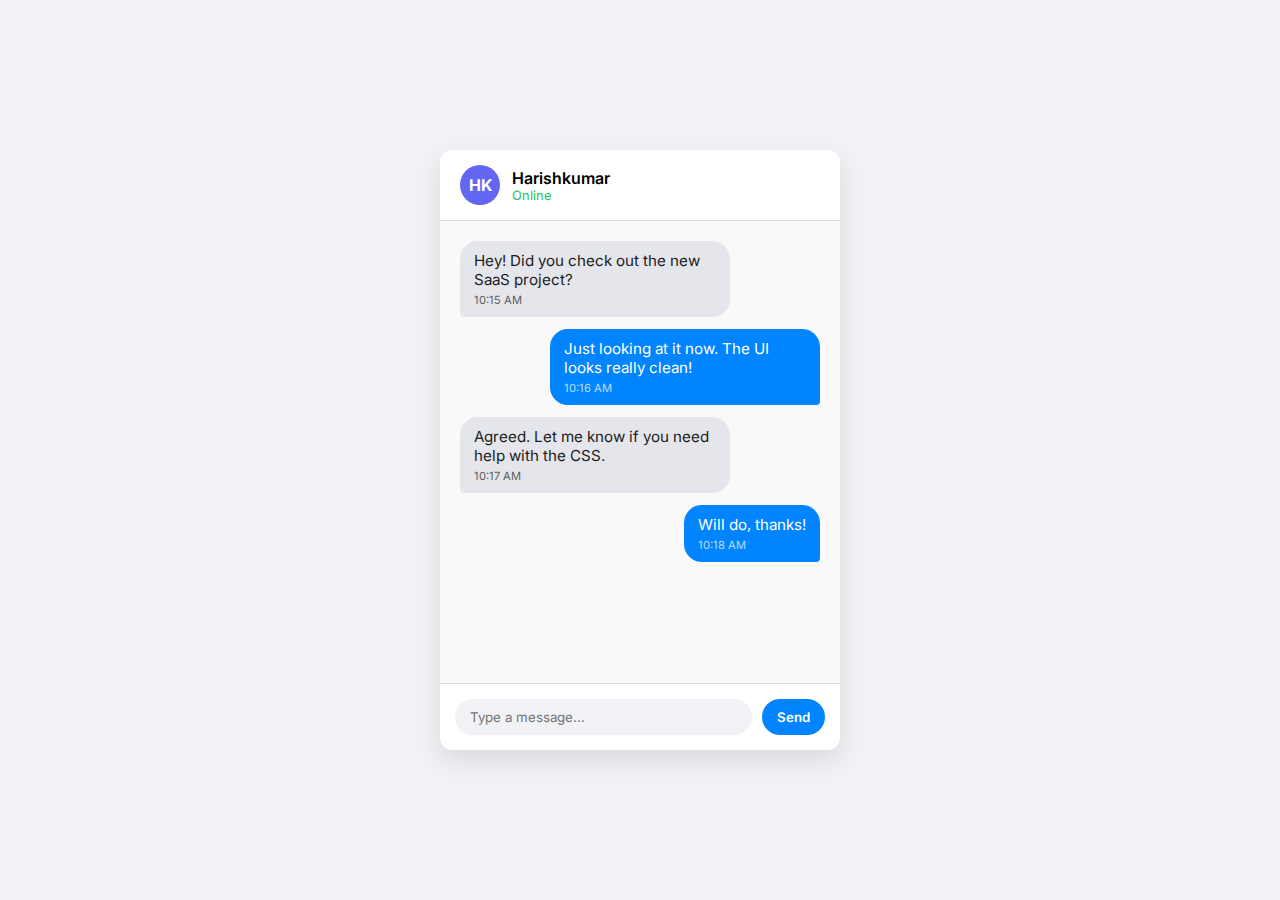
<file: index.html>
<!DOCTYPE html>
<html lang="en">
<head>
    <meta charset="UTF-8">
    <meta name="viewport" content="width=device-width, initial-scale=1.0">
    <title>Chat UI | Social Media</title>
    <link rel="stylesheet" href="chat.css">
    <link href="https://fonts.googleapis.com/css2?family=Inter:wght@400;500;600&display=swap" rel="stylesheet">
</head>
<body>

    <div class="chat-app">
        <header class="chat-header">
            <div class="user-info">
                <div class="avatar">HK</div>
                <div>
                    <p class="user-name">Harishkumar</p>
                    <p class="status">Online</p>
                </div>
            </div>
        </header>

        <main class="chat-window">
            <div class="message received">
                <p>Hey! Did you check out the new SaaS project?</p>
                <span class="time">10:15 AM</span>
            </div>

            <div class="message sent">
                <p>Just looking at it now. The UI looks really clean!</p>
                <span class="time">10:16 AM</span>
            </div>

            <div class="message received">
                <p>Agreed. Let me know if you need help with the CSS.</p>
                <span class="time">10:17 AM</span>
            </div>
            
            <div class="message sent">
                <p>Will do, thanks!</p>
                <span class="time">10:18 AM</span>
            </div>
        </main>

        <footer class="chat-input">
            <input type="text" placeholder="Type a message...">
            <button class="send-btn">Send</button>
        </footer>
    </div>

</body>
</html>
</file>
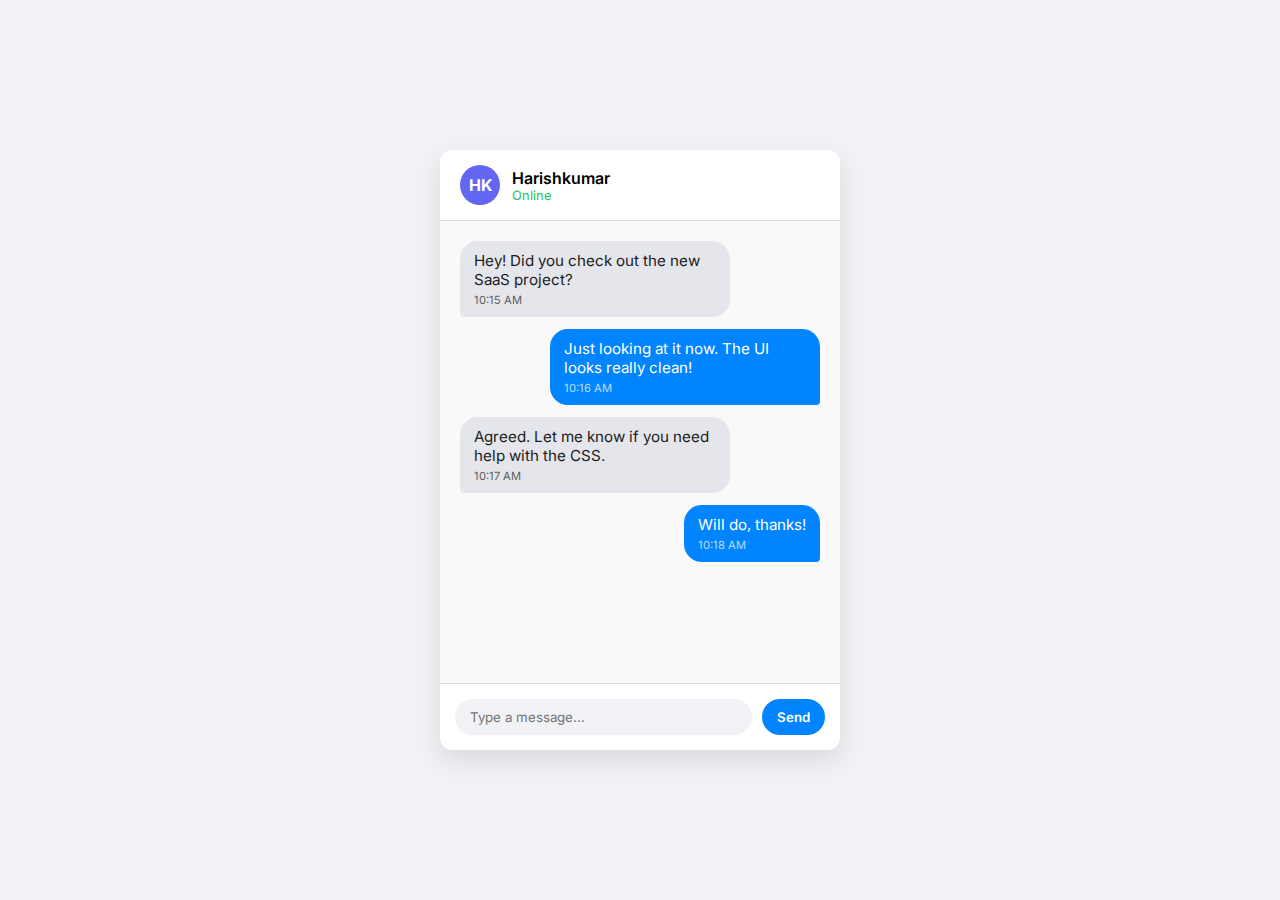
<file: chat.html>
<!DOCTYPE html>
<html lang="en">
<head>
    <meta charset="UTF-8">
    <meta name="viewport" content="width=device-width, initial-scale=1.0">
    <title>Chat UI | Social Media</title>
    <link rel="stylesheet" href="chat.css">
    <link href="https://fonts.googleapis.com/css2?family=Inter:wght@400;500;600&display=swap" rel="stylesheet">
</head>
<body>

    <div class="chat-app">
        <header class="chat-header">
            <div class="user-info">
                <div class="avatar">HK</div>
                <div>
                    <p class="user-name">Harishkumar</p>
                    <p class="status">Online</p>
                </div>
            </div>
        </header>

        <main class="chat-window">
            <div class="message received">
                <p>Hey! Did you check out the new SaaS project?</p>
                <span class="time">10:15 AM</span>
            </div>

            <div class="message sent">
                <p>Just looking at it now. The UI looks really clean!</p>
                <span class="time">10:16 AM</span>
            </div>

            <div class="message received">
                <p>Agreed. Let me know if you need help with the CSS.</p>
                <span class="time">10:17 AM</span>
            </div>
            
            <div class="message sent">
                <p>Will do, thanks!</p>
                <span class="time">10:18 AM</span>
            </div>
        </main>

        <footer class="chat-input">
            <input type="text" placeholder="Type a message...">
            <button class="send-btn">Send</button>
        </footer>
    </div>

</body>
</html>
</file>
<file: chat.css>
:root {
    --bg-color: #f0f2f5;
    --white: #ffffff;
    --primary: #0084ff; /* Messenger Blue */
    --received-bg: #e4e6eb;
    --sent-bg: #0084ff;
    --text-dark: #1c1e21;
    --text-gray: #65676b;
}

* {
    margin: 0;
    padding: 0;
    box-sizing: border-box;
    font-family: 'Inter', sans-serif;
}

body {
    background-color: var(--bg-color);
    display: flex;
    justify-content: center;
    align-items: center;
    height: 100vh;
}

.chat-app {
    width: 400px;
    height: 600px;
    background: var(--white);
    display: flex;
    flex-direction: column;
    box-shadow: 0 10px 25px rgba(0,0,0,0.1);
    border-radius: 12px;
    overflow: hidden;
}

/* Header Styling */
.chat-header {
    padding: 15px 20px;
    background: var(--white);
    border-bottom: 1px solid #ddd;
}

.user-info {
    display: flex;
    align-items: center;
    gap: 12px;
}

.avatar {
    width: 40px;
    height: 40px;
    background: #6366f1;
    color: white;
    border-radius: 50%;
    display: flex;
    align-items: center;
    justify-content: center;
    font-weight: bold;
}

.user-name { font-weight: 600; font-size: 1rem; }
.status { font-size: 0.8rem; color: #22c55e; }

/* Chat Window Styling */
.chat-window {
    flex: 1;
    padding: 20px;
    overflow-y: auto;
    display: flex;
    flex-direction: column;
    gap: 12px;
    background-color: #f9f9f9;
}

.message {
    max-width: 75%;
    padding: 10px 14px;
    border-radius: 18px;
    font-size: 0.95rem;
    position: relative;
}

.time {
    font-size: 0.7rem;
    display: block;
    margin-top: 4px;
    opacity: 0.7;
}

.received {
    align-self: flex-start;
    background: var(--received-bg);
    color: var(--text-dark);
    border-bottom-left-radius: 4px;
}

.sent {
    align-self: flex-end;
    background: var(--sent-bg);
    color: var(--white);
    border-bottom-right-radius: 4px;
}

/* Input Area Styling */
.chat-input {
    padding: 15px;
    display: flex;
    gap: 10px;
    border-top: 1px solid #ddd;
}

.chat-input input {
    flex: 1;
    padding: 10px 15px;
    border: none;
    background: #f0f2f5;
    border-radius: 20px;
    outline: none;
}

.send-btn {
    background: var(--primary);
    color: white;
    border: none;
    padding: 0 15px;
    border-radius: 20px;
    font-weight: 600;
    cursor: pointer;
}
</file>
